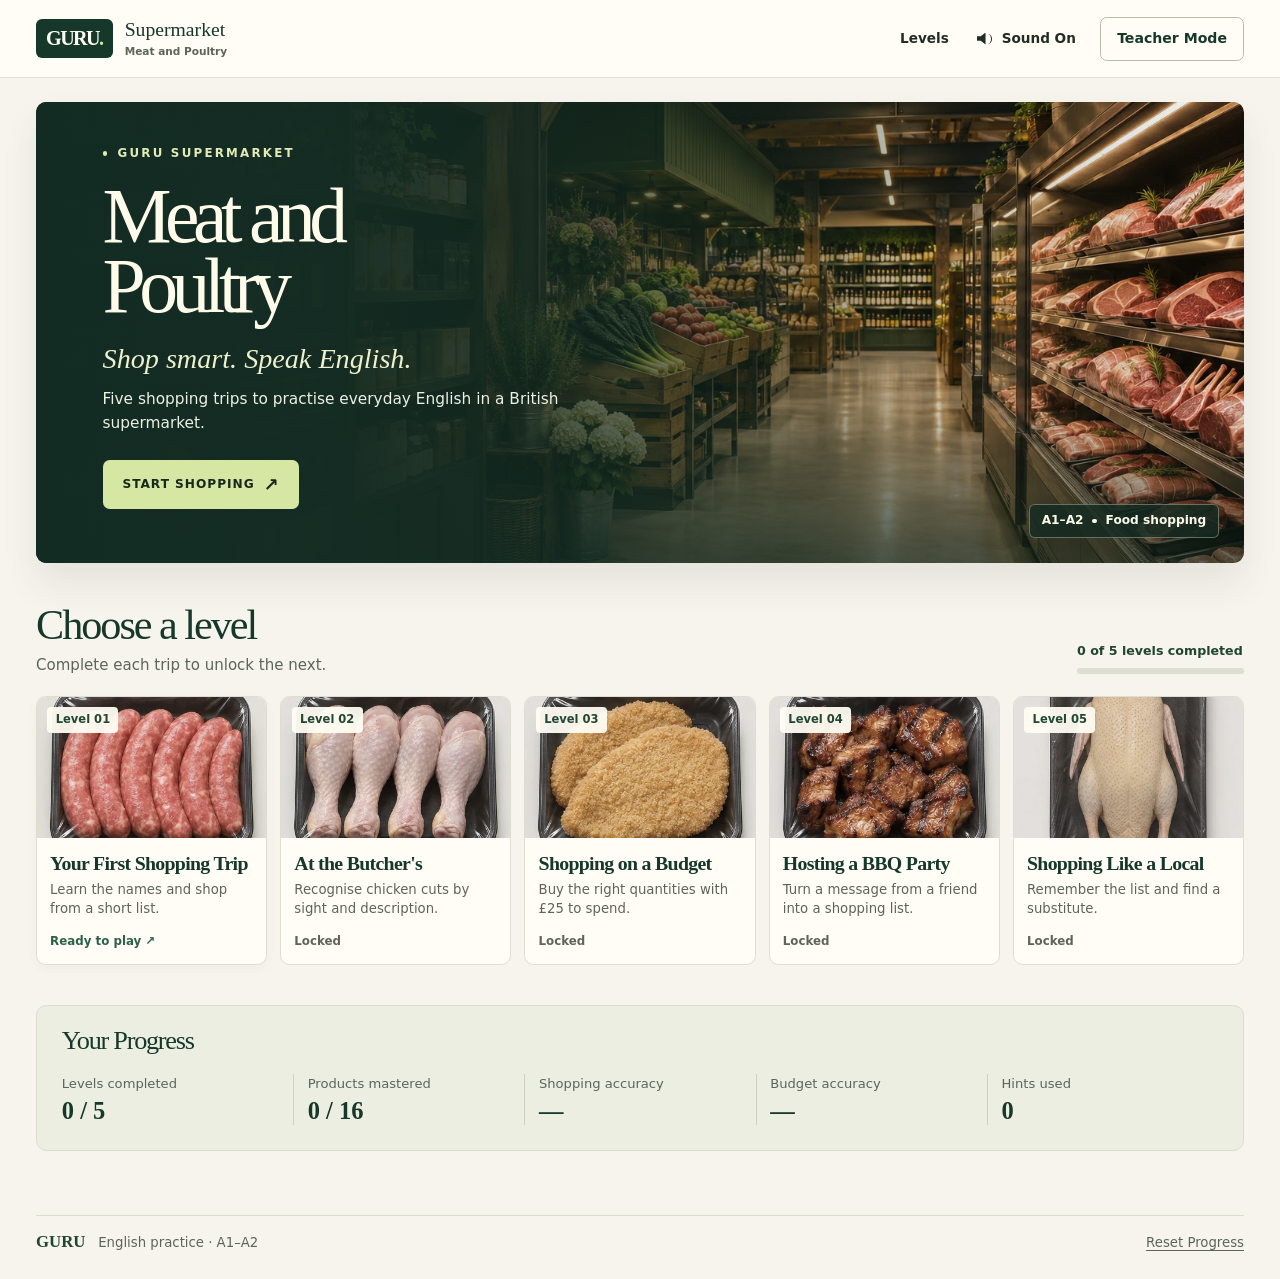
<file: index.html>
<!doctype html>
<html lang="en-GB">
<head>
  <meta charset="utf-8">
  <meta name="viewport" content="width=device-width, initial-scale=1">
  <meta name="theme-color" content="#182f25">
  <meta name="description" content="Practise English through five shopping trips in a British supermarket.">
  <title>Meat and Poultry — GURU Supermarket</title>
  <link rel="icon" href="assets/guru-icon.png" type="image/png">
  <link rel="stylesheet" href="style.css">
  <script src="script.js" defer></script>
</head>
<body>
  <a class="skip-link" href="#main">Skip to content</a>
  <header class="site-header">
    <div class="header-inner">
      <button class="brand" type="button" data-action="home" aria-label="GURU Supermarket home">
        <span class="brand-mark">GURU<span>.</span></span>
        <span class="brand-name">Supermarket<span>Meat and Poultry</span></span>
      </button>
      <nav class="header-actions" aria-label="Game navigation">
        <button class="nav-button" type="button" data-action="levels">Levels</button>
        <button class="nav-button sound-toggle" type="button" data-action="sound" aria-pressed="true"><i class="sound-icon" aria-hidden="true"></i><span>Sound On</span></button>
        <button class="button button-outline teacher-link" type="button" data-action="teacher">Teacher Mode</button>
      </nav>
    </div>
  </header>
  <main id="main" tabindex="-1"></main>
  <footer class="site-footer">
    <div><b>GURU</b><span>English practice · A1–A2</span></div>
    <button type="button" class="text-button" data-action="reset">Reset Progress</button>
  </footer>
  <div id="announcement" class="sr-only" role="status" aria-live="polite"></div>
  <dialog id="dialog" aria-labelledby="dialog-title"></dialog>
  <noscript><p class="noscript">Please turn on JavaScript to play GURU Supermarket.</p></noscript>
</body>
</html>
</file>
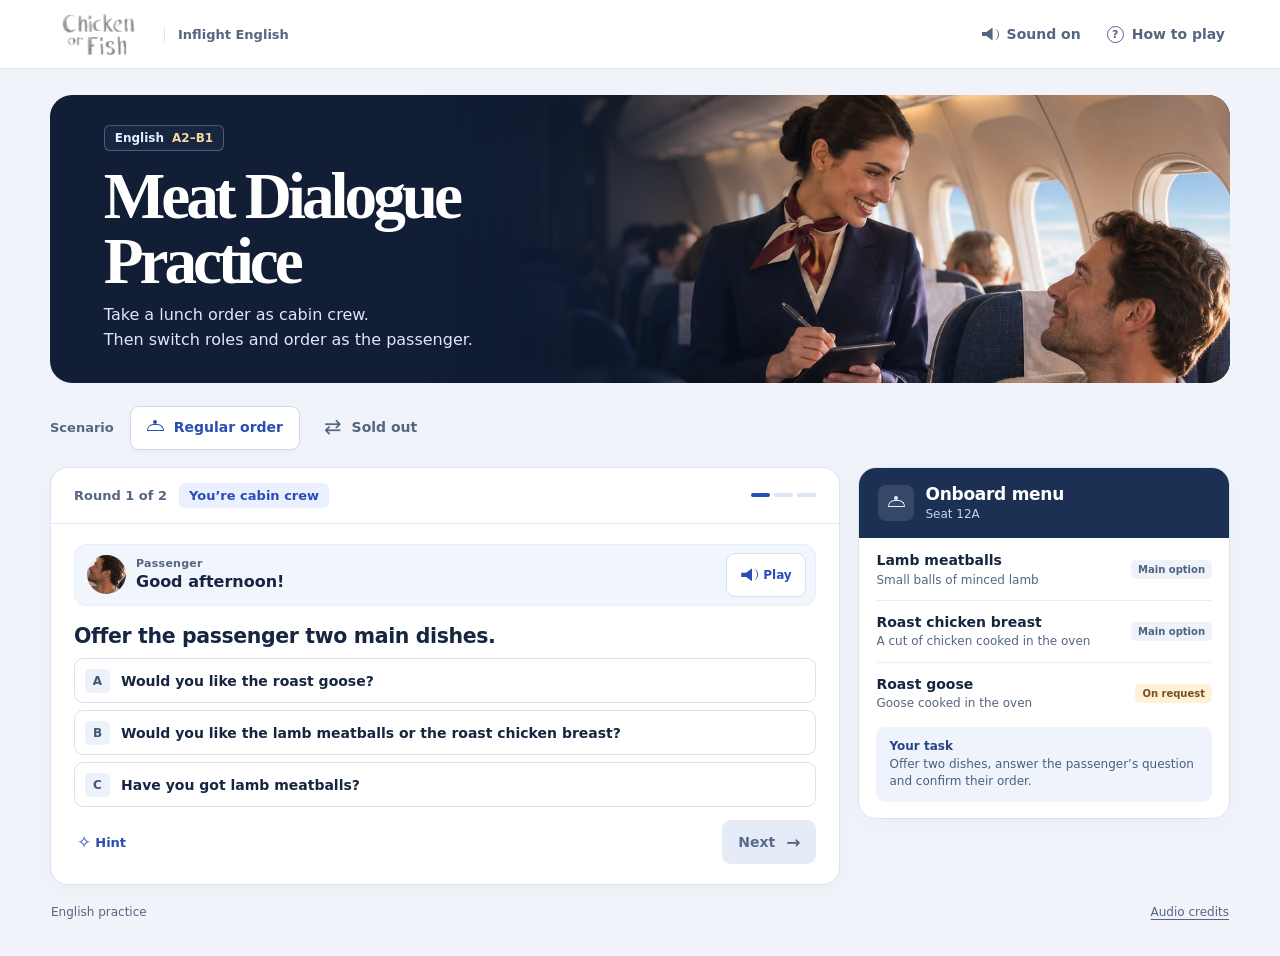
<file: meat-dialogue-practice/index.html>
<!doctype html>
<html lang="en-GB">
<head>
  <meta charset="utf-8">
  <meta name="viewport" content="width=device-width, initial-scale=1">
  <meta name="theme-color" content="#14243e">
  <meta name="description" content="Practise taking lunch orders in English with two interactive cabin service scenarios.">
  <title>Meat Dialogue Practice</title>
  <link rel="icon" href="assets/logo.png" type="image/png">
  <link rel="stylesheet" href="style.css">
  <script src="dialogue.js" defer></script>
  <script src="assets/audio/sources.js" defer></script>
  <script src="audio.js" defer></script>
  <script src="game.js" defer></script>
</head>
<body>
  <a class="skip" href="#game">Skip to dialogue</a>
  <header class="site-header">
    <div class="shell topbar">
      <div class="brand">
        <img class="brand-logo" src="assets/logo.png" width="109" height="109" alt="Chicken or Fish">
        <span class="brand-subtitle">Inflight English</span>
      </div>
      <div class="top-actions">
        <button class="help-button" type="button" id="sound-toggle" aria-label="Sound" aria-pressed="true"><span class="speaker" aria-hidden="true"></span><span id="sound-label">Sound on</span></button>
        <button class="help-button" type="button" id="open-help"><span class="help-icon" aria-hidden="true">?</span>How to play</button>
      </div>
    </div>
  </header>

  <main class="shell" id="main">
    <section class="hero" aria-labelledby="title">
      <div class="hero-picture" aria-hidden="true"></div>
      <div class="hero-content">
        <span class="hero-level">English <span>A2–B1</span></span>
        <h1 id="title">Meat Dialogue Practice</h1>
        <p>Take a lunch order as cabin crew.<br class="hero-break"> Then switch roles and order as the passenger.</p>
      </div>
    </section>

    <section class="scenario-picker" aria-labelledby="scenario-title">
      <h2 id="scenario-title">Scenario</h2>
      <div class="scenario-buttons" role="group" aria-labelledby="scenario-title">
        <button class="scenario-button" type="button" data-scenario="standard" aria-pressed="true"><span class="cloche" aria-hidden="true"></span>Regular order</button>
        <button class="scenario-button" type="button" data-scenario="soldOut" aria-pressed="false"><span class="swap-symbol" aria-hidden="true">⇄</span>Sold out</button>
      </div>
    </section>

    <div class="game-layout" id="game" tabindex="-1">
      <section class="play-card" aria-label="Cabin dialogue">
        <header class="game-header" id="game-header"></header>
        <div id="play"></div>
      </section>
      <aside class="menu-card" id="menu" aria-label="Onboard menu" tabindex="-1"></aside>
    </div>
    <noscript><p>Enable JavaScript in your browser to play.</p></noscript>
  </main>

  <footer class="shell site-footer">
    <span>English practice</span>
    <a class="credits-link" href="assets/audio/CREDITS.txt" target="_blank" rel="noopener">Audio credits</a>
    <button type="button" id="restart" class="restart-button" hidden><span aria-hidden="true">↻</span> Restart scenario</button>
  </footer>

  <dialog id="help" aria-labelledby="help-title">
    <div class="help-top"><h2 id="help-title">How to play</h2><button id="close-help" class="close-button" type="button" aria-label="Close">×</button></div>
    <ol>
      <li>Choose a scenario. Select Play to hear a line or Replay to hear it again from the start. Use Earlier lines to listen back.</li>
      <li>Choose a reply. If it fits, select Next. Check the menu or open a hint if you need help.</li>
      <li>Confirm the first order, then switch roles. In the second round, you place the order as the passenger.</li>
    </ol>
    <button class="primary" type="button" id="dismiss-help">Back to dialogue <span aria-hidden="true">→</span></button>
  </dialog>
  <p class="sr-only" id="announcement" role="status" aria-live="polite"></p>
  <audio id="voice" preload="none" hidden></audio>
</body>
</html>
</file>
<file: style.css>
:root {
  color-scheme: light;
  --cream: #f6f4ec;
  --paper: #fffdf6;
  --white: #fffef9;
  --ink: #222c25;
  --muted: #5c655a;
  --green: #214533;
  --forest: #16382a;
  --deep: #172d23;
  --line: #d9ddce;
  --lime: #d6e6a3;
  --lime-hover: #e5efbc;
  --error: #8d3829;
  --shadow: 0 12px 34px #1c302512;
  --body: "Segoe UI", system-ui, sans-serif;
  --display: Georgia, "Times New Roman", serif;
  --mono: "Courier New", ui-monospace, monospace;
}

*, *::before, *::after { box-sizing: border-box; }
body { margin: 0; background: var(--cream); color: var(--ink); font: 1rem/1.55 var(--body); }
h1, h2, h3, h4, p, dl, dd { margin: 0; }
h1, h2 { font-family: var(--display); font-weight: 400; line-height: 1.08; }
h2 { font-size: clamp(1.5rem, 2.6vw, 2.1rem); }
h3, h4 { line-height: 1.24; }
img { display: block; max-width: 100%; }
button, select, input, textarea { font: inherit; }
button { color: inherit; cursor: pointer; }
button:disabled { cursor: default; }
button, a, input, select, textarea, summary { -webkit-tap-highlight-color: transparent; }
button:focus-visible, a:focus-visible, input:focus-visible, select:focus-visible, textarea:focus-visible, summary:focus-visible {
  outline: 3px solid #a26127;
  outline-offset: 3px;
}
h1:focus, h2:focus, #main:focus, #list-content:focus { outline: 0; }
[hidden] { display: none !important; }
.sr-only, .skip-link:not(:focus) {
  position: absolute; width: 1px; height: 1px; padding: 0; margin: -1px;
  overflow: hidden; clip-path: inset(50%); white-space: nowrap;
}
.skip-link { position: absolute; top: 8px; left: 10px; z-index: 10; color: var(--ink); background: white; padding: 10px; }
button { transition: background-color .16s, color .16s, border-color .16s, box-shadow .16s, transform .16s; }
.button {
  display: inline-flex; align-items: center; justify-content: center; gap: .55rem;
  border: 1px solid transparent; border-radius: .42rem; padding: .66rem 1rem;
  min-height: 44px; font-size: .88rem; line-height: 1.25; font-weight: 700; text-align: center;
}
.button:not(:disabled):active { transform: translateY(1px); }
.button-dark { color: white; background: var(--green); }
.button-dark:not(:disabled):hover { background: #2c5942; }
.button-lime { color: #18281c; background: var(--lime); }
.button-lime:not(:disabled):hover { background: var(--lime-hover); }
.button-outline { border-color: #b5bead; color: var(--forest); background: var(--white); }
.button-outline:not(:disabled):hover { background: #e9efdf; border-color: #758974; }
.button:disabled { opacity: .56; }
.full { width: 100%; }
.text-button { border: 0; background: none; padding: 0; text-decoration: underline; text-underline-offset: .23em; }
.text-button:hover { color: #46694e; }
.muted-text { color: var(--muted); font-size: .86rem; }

.site-header { background: var(--paper); border-bottom: 1px solid #e0ded2; }
.header-inner, .site-footer {
  width: min(100% - 72px, 1340px); margin: 0 auto; display: flex;
  align-items: center; justify-content: space-between; gap: 1rem;
}
.header-inner { min-height: 77px; }
.brand { display: flex; align-items: center; gap: .76rem; min-width: 0; padding: 0; border: 0; background: transparent; text-align: left; }
.brand-mark {
  display: grid; grid-auto-flow: column; align-items: baseline; padding: .6rem .63rem;
  background: var(--forest); color: var(--paper); border-radius: .38rem;
  font: 700 1.26rem/.95 var(--display); letter-spacing: -.08em;
}
.brand-mark span, .shopper-card-top b span { color: var(--lime); }
.brand-name { color: var(--forest); font: 400 1.23rem/1.08 var(--display); white-space: nowrap; }
.brand-name span { display: block; color: var(--muted); font: 600 .66rem/1.25 var(--body); margin-top: .26rem; }
.header-actions { display: flex; align-items: center; gap: clamp(.45rem, 1.6vw, 1.55rem); }
.nav-button { display: flex; align-items: center; gap: .55rem; border: 0; padding: .6rem .24rem; background: transparent; min-height: 44px; font-size: .85rem; font-weight: 650; white-space: nowrap; }
.nav-button:hover { color: #4b7153; }
.sound-icon {
  position: relative; display: inline-block; color: currentColor; flex: 0 0 16px;
  width: 16px; height: 16px; vertical-align: middle; font-style: normal;
}
.sound-icon::before { position: absolute; content: ""; inset: 2px 5px 2px 0; background: currentColor; clip-path: polygon(0 32%, 35% 32%, 79% 0, 79% 100%, 35% 68%, 0 68%); }
.sound-icon::after { position: absolute; content: ""; inset: 3px 1px 3px 7px; border-right: 1.5px solid currentColor; border-radius: 100%; }
.muted .sound-icon::after { top: 7px; bottom: auto; inset-inline: 6px 0; height: 1.5px; border: 0; background: currentColor; transform: rotate(-46deg); }
.teacher-link { white-space: nowrap; background: transparent; }
.site-footer { padding: 1rem 0 1.55rem; border-top: 1px solid var(--line); color: var(--muted); font-size: .83rem; }
.site-footer > div { display: flex; align-items: baseline; gap: .8rem; }
.site-footer b { color: var(--green); font: 700 1.05rem var(--display); }
.noscript { text-align: center; padding: 22px; }
.announcement-toast {
  position: fixed; z-index: 9; inset: auto auto 4.35rem 50%; transform: translateX(-50%);
  width: max-content; max-width: calc(100% - 2rem); padding: .55rem .75rem; border-radius: .36rem;
  box-shadow: var(--shadow); color: white; background: var(--forest); font-size: .86rem;
}

.screen { width: min(100% - 72px, 1340px); margin: 0 auto; min-height: 68vh; padding: 2.8rem 0 4rem; }
.screen-home { padding-top: 1.5rem; }
.hero {
  position: relative; min-height: clamp(420px, 36vw, 530px); display: flex; align-items: center;
  overflow: hidden; isolation: isolate; border-radius: .65rem; color: #fffbea;
  background: #23342a url("assets/supermarket.webp") center 53% / cover no-repeat;
  box-shadow: 0 20px 36px #3c3f3217;
}
.hero::before {
  content: ""; position: absolute; z-index: -1; inset: 0;
  background: linear-gradient(90deg, #132c23 0%, #142d24f5 24%, #142d24a8 50%, #142d2434 78%, #132b220b), linear-gradient(0deg, #0b2119a1, transparent 33%);
}
.hero-content { padding: 2.6rem clamp(1.7rem, 5.2vw, 5.3rem) 3.3rem; }
.hero-kicker {
  display: flex; align-items: center; gap: .66rem; color: #e2eab6; font-size: .74rem; font-weight: 750;
  letter-spacing: .19em; text-transform: uppercase; margin-bottom: 1.23rem;
}
.hero-kicker span, .hero-caption span { width: .37em; height: .37em; flex: 0 0 .37em; border-radius: 50%; background: currentColor; }
.hero h1 { font-size: clamp(2.6rem, 6.07vw, 6.05rem); line-height: .9; letter-spacing: -.084em; }
.hero-tagline { font: italic 400 clamp(1.35rem, 2.2vw, 2rem)/1.2 var(--display); margin-top: 1.25rem; color: #edf1cd; }
.hero-description { margin-top: .74rem; max-width: 31rem; color: #edf0e4; font-size: .96rem; }
.hero-button {
  min-width: 12.25rem; margin-top: 1.55rem; justify-content: space-between; padding-inline: 1.18rem;
  min-height: 49px; text-transform: uppercase; letter-spacing: .08em; font-size: .76rem;
}
.hero-button span { font-size: 1.13rem; line-height: 1; }
.hero-caption {
  position: absolute; bottom: 1.55rem; right: 1.55rem; display: flex;
  align-items: center; gap: .55rem; padding: .42rem .75rem; border: 1px solid #fff7dc55;
  border-radius: .35rem; color: #fbf9e9; background: #142a22cf; font-size: .76rem; font-weight: 700;
}
.levels-section { padding-top: 2.45rem; scroll-margin: .85rem; }
.section-heading {
  display: flex; justify-content: space-between; align-items: end; gap: 1rem; margin-bottom: 1.23rem;
}
.section-heading h2, .stats-section h2 { font-size: clamp(1.8rem, 3.3vw, 2.65rem); color: var(--forest); letter-spacing: -.048em; }
.section-heading p { margin-top: .37rem; color: var(--muted); font-size: .94rem; }
.progress-compact { min-width: 167px; color: var(--green); font-size: .79rem; }
progress { appearance: none; width: 100%; height: 6px; display: block; border: 0; border-radius: 10px; overflow: hidden; margin: .47rem 0 .16rem; background: #dedfd3; color: #567750; }
progress::-webkit-progress-bar { background: #dedfd3; border-radius: 10px; }
progress::-webkit-progress-value { background: #567750; border-radius: 10px; }
progress::-moz-progress-bar { background: #567750; border-radius: 10px; }
.level-grid { display: grid; grid-template-columns: repeat(5, minmax(0, 1fr)); gap: .82rem; margin: 0; padding: 0; list-style: none; }
.level-card {
  display: flex; flex-direction: column; text-align: left; height: 100%; width: 100%; border-radius: .6rem; overflow: hidden;
  padding: 0; border: 1px solid #deded0; background: var(--paper); box-shadow: 0 4px 12px #29342708;
}
.level-card:not(:disabled):hover { transform: translateY(-3px); border-color: #839980; box-shadow: var(--shadow); }
.level-card.locked { box-shadow: none; }
.level-photo { display: block; width: 100%; height: clamp(6.55rem, 11vw, 9.5rem); position: relative; overflow: hidden; background: #e5e4db; }
.level-photo img { width: 100%; height: 100%; object-fit: cover; object-position: 50% 50%; }
.level-card.locked img { filter: saturate(.59); }
.level-number { position: absolute; top: .6rem; left: .65rem; background: #fffdf4f0; color: #234733; padding: .26rem .52rem; border-radius: .25rem; font-size: .72rem; font-weight: 800; }
.level-copy { display: flex; flex: 1; flex-direction: column; gap: .42rem; padding: .87rem .82rem .85rem; }
.level-copy > strong { font: 700 clamp(1.05rem, 1.55vw, 1.29rem)/1.13 var(--display); color: var(--forest); letter-spacing: -.035em; }
.level-copy > span:not(.level-state) { color: var(--muted); font-size: .83rem; line-height: 1.43; }
.level-copy .level-state { margin-top: auto; padding-top: .4rem; color: #5d6559; font-size: .74rem; font-weight: 720; }
.level-state.level-state-open { color: #2c6243; }
.stats-section { margin-top: 2.45rem; padding: 1.35rem 1.55rem 1.55rem; border: 1px solid var(--line); border-radius: .65rem; background: #ebeee1; }
.stats-section h2 { font-size: 1.64rem; margin-bottom: 1.13rem; }
.stats-grid { display: grid; grid-template-columns: repeat(5, minmax(0, 1fr)); }
.stats-grid > div { border-left: 1px solid #cbd2c0; padding: 0 .85rem; }
.stats-grid > div:first-child { border: 0; padding-left: 0; }
.stats-grid dt { font-size: .82rem; color: var(--muted); }
.stats-grid dd { color: var(--forest); font: 700 1.53rem var(--display); margin-top: .22rem; font-variant-numeric: tabular-nums; }

.trip-heading { display: flex; justify-content: space-between; align-items: end; gap: 1.2rem; margin-bottom: 1.65rem; }
.trip-heading h1, .teacher-heading h1 { font-size: clamp(2rem, 4vw, 3.5rem); letter-spacing: -.047em; color: var(--forest); }
.eyebrow { display: flex; align-items: center; flex-wrap: wrap; gap: .55rem; font-size: .76rem; color: var(--muted); font-weight: 740; margin-bottom: .58rem; }
.eyebrow .text-button { min-height: 32px; }
.trip-steps { list-style: none; display: flex; flex: 0 0 auto; margin: 0; padding: 0; align-items: center; gap: .85rem; color: var(--muted); font-size: .79rem; font-weight: 620; }
.trip-steps li { display: flex; align-items: center; gap: .3rem; }
.trip-steps li > span {
  display: grid; place-items: center; width: 1.62rem; height: 1.62rem; border-radius: 50%; font-weight: 750;
  background: #e7e9df; border: 1px solid #d7ddce;
}
.trip-steps li[aria-current] { color: var(--forest); font-weight: 750; }
.trip-steps li[aria-current] > span { background: var(--green); color: white; border-color: var(--green); }
.shop-grid { display: grid; grid-template-columns: minmax(177px, .85fr) minmax(0, 2.65fr) minmax(180px, .96fr); gap: 1rem; align-items: start; }
.task-panel, .shelf-panel, .basket-panel { min-width: 0; }
.task-panel, .basket-panel { position: sticky; top: 1rem; }
.task-header { margin-bottom: 1rem; display: flex; align-items: center; gap: .3rem; flex-wrap: wrap; justify-content: space-between; }
.task-header h2, .basket-panel h2 { font-size: clamp(1.32rem, 1.8vw, 1.65rem); letter-spacing: -.035em; }
.clipboard {
  position: relative; border-radius: .55rem; padding: 1.5rem .9rem .85rem; background: #fcf9ed;
  border: 1px solid #dfd5b8; box-shadow: 0 4px 0 #c4ae87, 0 10px 18px #462d2314; margin-top: .38rem;
  background-image: linear-gradient(90deg, #b79b5e14, transparent 9%, transparent 96%, #b6955618);
}
.clip { position: absolute; width: 48%; max-width: 6rem; height: .85rem; left: 50%; top: -.49rem; transform: translateX(-50%); border-radius: .25rem; background: linear-gradient(#9d9e89, #5e6458 32%, #8c8e79 53%, #454d44); border: 1px solid #555e50; box-shadow: 0 2px 3px #242b2273; }
.shopping-lines { list-style: none; margin: 0; padding: 0; font-size: .91rem; line-height: 1.31; }
.shopping-lines li { display: flex; gap: .55rem; align-items: flex-start; padding: .64rem 0; border-bottom: 1px solid #e8e0ca; }
.shopping-lines li:last-child { border-bottom: 0; }
.shopping-lines .checked { color: #29573a; }
.check-box {
  display: grid; place-items: center; flex: 0 0 1.05rem; width: 1.05rem; height: 1.05rem;
  margin-top: .06rem; border: 1px solid #9ba18e; border-radius: .21rem; font-size: .73rem; line-height: 1;
}
.checked .check-box { background: #315b3e; border-color: #315b3e; color: white; }
.list-bullet { flex: 0 0 .38rem; height: .38rem; margin: .39rem .24rem 0; border-radius: 50%; background: #668959; }
.found { margin: .61rem 0 .15rem; color: #53604c; font-size: .78rem; font-weight: 700; }
.budget-label { display: flex; flex-wrap: wrap; gap: .26rem .48rem; justify-content: space-between; align-items: center; border-radius: .25rem; background: #e5ead8; color: #294833; padding: .44rem .48rem; font-size: .74rem; }
.budget-label strong { font-size: .93rem; }
.timer { border-radius: .3rem; font-size: .79rem; font-weight: 800; background: var(--green); color: white; padding: .18rem .43rem; font-variant-numeric: tabular-nums; }
.memory-tip, .memory-hidden, .substitution, .scenario-note { margin: .62rem 0; font-size: .83rem; color: #555849; }
.substitution { background: #ebeedf; padding: .5rem; border-left: 2px solid #668959; }
.quantity-line { display: block; margin-bottom: .22rem; font-weight: 750; color: var(--green); font-size: .78rem; }
.clue-panel { margin-top: 1rem; border: 1px solid var(--line); border-radius: .5rem; padding: .85rem; background: #edf0e2; }
.clue-panel h3 { font-size: 1rem; color: var(--forest); }
.clue-panel p { margin: .47rem 0; font-size: .86rem; line-height: 1.38; }
.clue-position { font-weight: 750; font-size: .73rem; color: var(--green); }
.clue-feedback { font-weight: 700; }
.scenario-label { display: grid; gap: .27rem; margin: 0 0 .65rem; color: var(--green); font-size: .82rem; font-weight: 700; }
.phone {
  color: var(--ink); background: #e9ece5; border-radius: 1.25rem; border: 6px solid #27342e;
  padding: 1.2rem .53rem .64rem; position: relative; box-shadow: 0 8px 13px #14291d2e, inset 0 0 0 1px #ffffffaa;
}
.phone-camera { position: absolute; top: .33rem; left: 50%; transform: translateX(-50%); width: 28%; height: .35rem; border-radius: 2rem; background: #27342e; }
.phone-head { text-align: center; font-size: .77rem; color: #45604f; font-weight: 750; padding: 0 0 .4rem; }
.phone-head span { display: block; color: var(--ink); font-size: .75rem; font-weight: 550; }
.message { background: #fffefa; border: 1px solid #daddd4; padding: .55rem .57rem; border-radius: .6rem .6rem .6rem .1rem; margin-bottom: .3rem; font-size: .86rem; line-height: 1.43; }
.notepad {
  display: block; margin-top: .82rem; padding: .68rem; background: #fffcf0; border: 1px solid #dcd2ba; border-radius: .32rem;
  font: 700 1.06rem var(--display); color: var(--forest);
}
.notepad textarea {
  border: 0; border-radius: 0; display: block; width: 100%; margin: .48rem 0 0; padding: 0 .14rem;
  min-height: 7.5rem; resize: vertical; color: var(--ink); font: .9rem/1.55rem var(--body);
  background: repeating-linear-gradient(transparent 0, transparent calc(1.55rem - 1px), #dfd9c7 calc(1.55rem - 1px), #dfd9c7 1.55rem);
}
.shelf-heading { display: flex; justify-content: space-between; align-items: end; padding: 0 .06rem .66rem; }
.shelf-heading h2 { color: var(--forest); letter-spacing: -.04em; }
.shelf-heading p { margin-top: .25rem; color: var(--muted); font-size: .83rem; }
.departments { display: flex; gap: .34rem; flex-wrap: wrap; margin: 0 0 .72rem; }
.departments button {
  font-size: .77rem; border: 1px solid #bac5b3; font-weight: 720; line-height: 1.2; min-height: 42px; border-radius: .4rem;
  padding: .43rem .56rem; background: var(--paper); color: var(--forest);
}
.departments button[aria-pressed="true"] { background: var(--green); color: white; border-color: var(--green); }
.departments button[aria-pressed="false"]:hover { background: #e7eddf; }
#shelf {
  overflow: hidden; border-radius: .53rem; border: 1px solid #65736a; background: #465750;
  padding: 0 .56rem .6rem; box-shadow: var(--shadow), inset 0 1px 1px #1d3025ac;
}
.case-top {
  position: relative; display: flex; flex-wrap: wrap; justify-content: space-between; align-items: center; gap: .25rem .45rem; padding: .65rem .35rem .6rem;
  color: #fffefa;
}
.case-top h3 { font-size: .83rem; font-weight: 700; }
.case-top > span:last-child { font-size: .73rem; color: #eef3e9; }
.case-light { position: absolute; top: 0; inset-inline: -.56rem; height: 3px; background: linear-gradient(90deg, #6d7e62, #f1fbdb, #7c917e); box-shadow: 0 2px 7px #dae4c580; }
.product-grid {
  display: grid; gap: .59rem; grid-template-columns: repeat(3, minmax(0, 1fr));
  background: repeating-linear-gradient(180deg, #34463e, #53615a 86%, #89948b 95%, #34463e);
  padding: .2rem .1rem .32rem;
}
.product-card { min-width: 0; overflow: hidden; background: var(--paper); border: 1px solid #e0e0d1; border-radius: .42rem; box-shadow: 0 3px 9px #1a292270; }
.product-photo { position: relative; background: #e8e5dd; overflow: hidden; aspect-ratio: 1.26; display: flex; align-items: center; justify-content: center; border-bottom: 1px solid #deddd0; }
.product-photo img { width: 100%; height: 100%; object-fit: contain; }
.product-info { padding: .47rem .45rem .53rem; }
.product-meta { display: flex; flex-wrap: wrap; align-items: center; justify-content: space-between; gap: .16rem; font-size: .71rem; line-height: 1.26; color: var(--muted); margin-bottom: .3rem; }
.product-meta strong { border-radius: .2rem; background: #e8edda; color: #183b28; padding: .18rem .28rem; font-size: .87rem; white-space: nowrap; font-variant-numeric: tabular-nums; }
.product-card h4 { color: var(--forest); font-size: .91rem; min-height: 1.25em; }
.product-extras > :first-child { margin: .12rem 0; }
.product-extras:empty { display: none; }
.listen {
  display: inline-flex; align-items: center; gap: .2rem; min-height: 39px; min-width: 44px; padding: .08rem .23rem;
  border: 0; border-radius: .23rem; color: var(--green); background: transparent; font-size: .77rem; font-weight: 730; white-space: nowrap;
}
.listen:hover { background: #e9eee0; }
.listen .sound-icon { transform: scale(.86); }
.add-button { width: 100%; margin-top: .25rem; padding-inline: .25rem; font-size: .77rem; background: #e9efe2; color: #173c29; border: 1px solid #cdd9c7; }
.add-button:not(:disabled):hover { background: var(--green); color: white; border-color: var(--green); }
.add-button > span { font-weight: 700; font-size: 1.05rem; line-height: 1; }
.choose-product { margin-top: .35rem; font-size: .76rem; padding-inline: .22rem; }
.sold-label { position: absolute; inset: auto 0 0; background: #843e32; text-transform: uppercase; color: white; padding: .19rem; font-size: .74rem; text-align: center; letter-spacing: .08em; font-weight: 800; }
.sold-out img { opacity: .68; }
.hint-popover { padding: .28rem; margin: .23rem 0; background: #ecf0dd; border-radius: .22rem; color: var(--forest); font-size: .8rem; }
.hint-popover b { display: block; }
.flying-image { position: fixed; z-index: 8; width: 60px; height: 50px; object-fit: contain; border-radius: .4rem; box-shadow: 0 5px 15px #1b271c55; pointer-events: none; }

.basket-panel { background: var(--paper); border: 1px solid var(--line); border-radius: .57rem; box-shadow: var(--shadow); padding: .83rem .76rem; scroll-margin: 1rem; }
.basket-panel h2 { display: flex; align-items: center; gap: .43rem; color: var(--forest); }
.basket-icon { display: inline-block; position: relative; flex: 0 0 1.26em; width: 1.26em; height: 1em; font-size: .85em; font-style: normal; color: #44674e; }
.basket-icon::before { content: ""; position: absolute; inset: 31% 4% 0; border: 1px solid currentColor; background: repeating-linear-gradient(90deg, transparent, transparent 15%, currentColor 15%, currentColor 18%); transform: perspective(30px) rotateX(-21deg); border-radius: 2px; }
.basket-icon::after { content: ""; position: absolute; inset: 0 28% 49%; border: 1px solid currentColor; border-bottom: 0; border-radius: 50% 50% 0 0; }
.basket-count { color: var(--muted); font-size: .78rem; margin: .23rem 0 .53rem; }
.basket-empty { min-height: 7.5rem; display: grid; align-content: center; justify-items: center; text-align: center; background: #edf0e5; color: #415147; padding: .68rem .44rem; border: 1px dashed #b8c3b0; border-radius: .4rem; font-size: .83rem; }
.basket-empty .basket-icon { font-size: 1.8rem; margin: 0 0 .32rem; }
.basket-empty small { font-size: .75rem; color: var(--muted); }
.basket-rows { list-style: none; padding: 0; margin: 0; max-height: 43vh; overflow-y: auto; }
.basket-rows li { border-bottom: 1px solid #e4e5d9; padding: .4rem .17rem .4rem 0; }
.basket-item { display: flex; gap: .4rem; align-items: center; line-height: 1.2; min-width: 0; }
.basket-image { width: 42px; height: 37px; object-fit: contain; border-radius: .24rem; background: #e7e5dc; flex-shrink: 0; }
.basket-item strong { color: var(--forest); font-size: .8rem; }
.basket-item span { display: block; margin-top: .17rem; font-variant-numeric: tabular-nums; font-size: .75rem; }
.basket-controls { display: flex; flex-wrap: wrap; align-items: center; justify-content: space-between; gap: .25rem; margin-top: .35rem; }
.quantity { display: inline-flex; align-items: center; text-align: center; border: 1px solid var(--line); border-radius: .3rem; }
.quantity > button { background: #f2f3e9; border: 0; min-width: 36px; min-height: 36px; padding: 0; font-size: 1rem; }
.quantity > button:hover { background: #dfe9d7; }
.quantity > span { min-width: 1.6rem; font-weight: 680; font-size: .78rem; }
.remove-button { color: #68493d; font-size: .73rem; min-height: 36px; }
.basket-totals { margin: .62rem 0; font-size: .75rem; }
.basket-totals > div { display: flex; justify-content: space-between; flex-wrap: wrap; align-items: baseline; gap: .15rem .25rem; padding: .24rem 0; }
.basket-totals dd { font-variant-numeric: tabular-nums; font-weight: 750; }
.basket-total { font-weight: 750; font-size: .98rem; color: var(--forest); }
.remaining { color: #2c6341; }
.over-budget, .budget-alert { color: var(--error); }
.budget-alert { background: #f5e5dd; border-radius: .3rem; padding: .38rem .43rem; font-size: .78rem; margin: .3rem 0 .57rem; }
.checkout-button { justify-content: space-between; }
.mobile-basket { display: none; }


.checkout-grid { display: grid; grid-template-columns: minmax(0, 1.8fr) minmax(285px, .85fr); align-items: start; gap: 1.25rem; }
.till-stage {
  position: relative; isolation: isolate; min-height: clamp(410px, 45vw, 620px); overflow: hidden;
  background: #263730 url("assets/checkout.webp") center / cover;
  border-radius: .62rem; border: 1px solid #4d5b50; box-shadow: var(--shadow);
}
.till-stage::before { content: ""; position: absolute; z-index: -1; inset: 0; background: linear-gradient(180deg, #111e1791, transparent 35%, transparent 62%, #07150cc7); }
.stage-top, .stage-bottom { display: flex; align-items: center; gap: .5rem; position: absolute; color: white; }
.stage-top { top: 1rem; left: 1rem; background: #153627; border-radius: .32rem; padding: .42rem .56rem; font-size: .73rem; font-weight: 750; letter-spacing: .1em; }
.stage-bottom { bottom: 1rem; left: 1rem; right: 1rem; text-shadow: 0 1px 6px #000; font-weight: 700; }
.lantern, .terminal-dot { display: inline-block; width: .42rem; height: .42rem; border-radius: 50%; background: #d4e991; box-shadow: 0 0 8px #d9eb98a0; }
.scan-machine {
  position: absolute; z-index: 2; left: 57%; top: 24%; width: 17%; height: 12%;
}
.scan-window { position: absolute; inset: 0; }
.scanning .scan-window::before { content: ""; position: absolute; left: 7%; right: 7%; top: 48%; height: 2px; background: #f7645c; box-shadow: 0 0 10px 2px #e6443a; animation: scan-light .33s infinite alternate; }
.scan-track { position: absolute; z-index: 3; inset: 0; pointer-events: none; }
.scanning-product { position: absolute; width: clamp(68px, 19%, 145px); max-height: 23%; aspect-ratio: 1; object-fit: contain; border-radius: .4rem; box-shadow: 0 5px 15px #111a13bb; animation: scan-item var(--scan-duration, .36s) linear forwards; }
@keyframes scan-light { from { transform: translateY(-7px); opacity: .75; } to { transform: translateY(6px); opacity: 1; } }
@keyframes scan-item {
  from { left: 16%; top: 73%; opacity: .22; transform: rotate(-11deg); }
  75% { left: 49%; top: 41%; opacity: 1; }
  to { left: 59%; top: 29%; opacity: 0; transform: rotate(-4deg) scale(.7); }
}
.till-panel, .result-panel, .speaking, .teacher-settings, .teacher-list { background: var(--paper); border: 1px solid var(--line); border-radius: .65rem; padding: 1.17rem; box-shadow: var(--shadow); }
.till-panel h2, .result-panel h2, .speaking h2 { color: var(--forest); letter-spacing: -.035em; margin-bottom: .8rem; }
.till-display {
  background: #1d3026; border: 4px solid #38443b; border-radius: .43rem; padding: .68rem .82rem;
  color: #d9eeb7; display: grid; gap: .18rem; font: 400 .87rem var(--mono);
}
.till-display strong { font-size: clamp(1.8rem, 5vw, 3.08rem); line-height: 1.08; letter-spacing: -.06em; }
.checkout-feedback { padding: .76rem; margin: .85rem 0; border: 1px solid #cbd8c3; background: #ebf1e1; color: #254b34; border-radius: .36rem; font-size: .88rem; }
.checkout-feedback h3 { margin-bottom: .28rem; font-size: .98rem; }
.checkout-feedback.error { background: #fbede5; color: #753426; border-color: #e8cabb; }
.checkout-feedback ul { padding-left: 1.11rem; margin: .45rem 0; }
.checkout-feedback li { margin-bottom: .24rem; }
.checkout-feedback .button { margin-top: .48rem; }
.terminal { margin-bottom: .8rem; padding: .79rem; border-radius: .5rem; color: #f4f6ea; background: #303a33; box-shadow: inset 0 -3px 0 #182d20; }
.terminal-label { display: flex; align-items: center; gap: .4rem; font: 700 .69rem var(--mono); letter-spacing: .07em; }
.terminal p { margin: .42rem 0 .64rem; color: #e4eadd; min-height: 2.25em; font-size: .81rem; }
.payment-methods { display: grid; grid-template-columns: 1fr 1fr; gap: .42rem; margin-bottom: .42rem; }
.payment-methods .button { color: #fbf9eb; border-color: #8b9a86; background: #465449; padding-inline: .28rem; }
.payment-methods button[aria-pressed="true"], .payment-methods .button:not(:disabled):hover { background: #eef1dd; color: #20392a; }

.receipt-grid { display: grid; grid-template-columns: minmax(0, .9fr) minmax(0, 1.12fr); gap: 1.25rem; align-items: start; }
.receipt-station { background: repeating-linear-gradient(125deg, #213429, #213429 4px, #24382b 5px, #24382b 7px); min-height: 36rem; padding: 1.6rem clamp(.65rem, 3vw, 2.55rem); border-radius: .64rem; box-shadow: var(--shadow); }
.printer {
  position: relative; z-index: 2; display: flex; justify-content: space-between; align-items: center; gap: .3rem;
  margin: 0 auto; max-width: 31rem; background: linear-gradient(180deg, #4d5650, #2d3830 54%, #131c17 55%, #26332a 68%); color: #f7f9ea;
  padding: .85rem .88rem 1.72rem; border-radius: .65rem .65rem .38rem .38rem; border: 1px solid #657269; box-shadow: 0 9px 30px #111a1490;
}
.printer::after { content: ""; position: absolute; inset: auto 8% .18rem; height: .32rem; background: #111a15; border-radius: 2rem; box-shadow: 0 1px 0 #566357; }
.printer b { font: 700 1.05rem var(--display); }
.printer span { font: 700 .66rem var(--mono); letter-spacing: .1em; }
.printing-area { overflow: hidden; padding: 0 .25rem 1rem; }
.receipt-paper {
  width: min(94%, 27rem); margin: 0 auto; background: #fffdf4; color: #292c26; padding: 1.32rem 1rem 1.18rem;
  position: relative; box-shadow: 0 10px 21px #101e167d; font-family: var(--mono); font-size: .88rem; line-height: 1.37;
  animation: receipt-print .84s cubic-bezier(.24,.73,.33,1) both;
}
.receipt-paper::after {
  content: ""; position: absolute; left: 0; right: 0; top: 100%; height: 8px;
  background: linear-gradient(135deg, #fffdf4 25%, transparent 25%) -8px 0 / 16px 8px repeat-x,
              linear-gradient(225deg, #fffdf4 25%, transparent 25%) -8px 0 / 16px 8px repeat-x;
}
@keyframes receipt-print { from { transform: translateY(-100%); } to { transform: translateY(0); } }
.receipt-paper header { text-align: center; margin-bottom: .78rem; }
.receipt-logo { display: block; font-weight: 800; font-size: clamp(.99rem, 2vw, 1.51rem); margin-bottom: .18rem; }
.receipt-paper time { display: block; font-size: .78rem; margin-top: .39rem; color: #555b50; }
.receipt-paper dl { border-top: 1px dashed #777b6e; padding: .51rem 0; }
.receipt-paper dl > div { display: flex; justify-content: space-between; gap: .4rem; padding: .19rem 0; }
.receipt-paper dd { white-space: nowrap; }
.receipt-totals > div:first-child { font-weight: 800; }
.approved { border-top: 1px dashed #777b6e; padding: .75rem 0 .35rem; font-weight: 750; text-align: center; }
.barcode { width: 72%; height: 32px; margin: .5rem auto; background: repeating-linear-gradient(90deg, #222 0 2px, transparent 2px 3px, #222 3px 4px, transparent 4px 8px, #222 8px 11px, transparent 11px 14px, #222 14px 15px, transparent 15px 17px, #222 17px 20px, transparent 20px 22px, #222 22px 24px, transparent 24px 28px, #222 28px 31px, transparent 31px 34px); }
.receipt-farewell { text-align: center; }
.after-shop { display: grid; gap: 1rem; }
.result-mark { display: grid; place-items: center; width: 2.15rem; height: 2.15rem; border-radius: 50%; margin-bottom: .7rem; color: #28523a; background: #ddebd2; font-weight: 800; }
.result-panel h2 { margin-bottom: .38rem; }
.result-detail { margin: .24rem 0 .8rem; color: var(--muted); font-size: .88rem; }
.result-actions, .button-row { display: flex; flex-wrap: wrap; gap: .48rem; }
.speaking h2 { margin-bottom: .5rem; }
.speaking > p { color: var(--muted); font-size: .91rem; }
.questions { display: grid; grid-template-columns: repeat(2, minmax(0, 1fr)); gap: .42rem 1.3rem; padding-inline-start: 1.25rem; margin-block: .75rem; font-size: .88rem; }
.questions li::marker { color: #496e52; font-weight: 800; }
.speaking details { border-top: 1px solid var(--line); }
.speaking summary { cursor: pointer; color: var(--green); font-weight: 720; font-size: .89rem; padding: .7rem .18rem .11rem; }
.phrases, .vocab-dept ul { padding: 0; margin: .45rem 0 0; list-style: none; }
.phrases li, .vocab-dept li { display: flex; align-items: center; gap: .52rem; justify-content: space-between; border-bottom: 1px solid #e1e5d8; padding: .32rem 0; font-size: .88rem; }

.teacher-heading { margin-bottom: 1.4rem; }
.teacher-heading p:last-child { margin-top: .47rem; color: var(--muted); }
.teacher-form {
  display: grid; grid-template-columns: minmax(230px, .8fr) minmax(0, 1.4fr);
  grid-template-areas: "setup list" "launch list"; grid-template-rows: auto 1fr; gap: 1rem; align-items: start;
}
.teacher-settings { grid-area: setup; }
.teacher-list { grid-area: list; }
.teacher-launch { grid-area: launch; }
.teacher-form h2 { color: var(--forest); margin-bottom: 1rem; }
.teacher-settings label { display: grid; gap: .34rem; font-size: .91rem; font-weight: 700; color: var(--green); margin-bottom: .77rem; }
select, .teacher-settings input:not([type="checkbox"]), .teacher-product input {
  display: block; min-width: 0; width: 100%; min-height: 44px; border: 1px solid #aebaa8; background: #fffef9;
  padding: .4rem .52rem; color: var(--ink); border-radius: .35rem; font-weight: 450; font-size: 1rem;
}
.teacher-settings .toggle { display: flex; align-items: center; min-height: 40px; gap: .57rem; margin: 0 0 .4rem; }
.toggle input { width: 1.16rem; height: 1.16rem; accent-color: var(--green); }
.teacher-error { padding: .6rem; background: #f6e6dd; color: #853b2d; font-size: .86rem; margin-bottom: .65rem; border-radius: .3rem; }
.teacher-list p { color: var(--muted); }
.teacher-preview-list { padding-inline-start: 1.23rem; }
.teacher-form fieldset { border: 1px solid var(--line); margin: 1rem 0 0; padding: .45rem .67rem .56rem; border-radius: .44rem; }
.teacher-form legend { font-weight: 750; font-size: .91rem; color: var(--forest); padding-inline: .3rem; }
.teacher-product { display: grid; grid-template-columns: 2.7rem 1fr 4.1rem; gap: .53rem; align-items: center; border-bottom: 1px solid #e0e2d4; padding: .31rem 0; font-size: .88rem; }
.teacher-product:last-child { border-bottom: 0; }
.teacher-product img, .vocab-photo { width: 2.7rem; height: 2.35rem; object-fit: contain; background: #e8e6db; border-radius: .28rem; }
.teacher-product small, .vocab-dept small { display: block; color: var(--muted); font-size: .75rem; }

.final-screen { display: grid; grid-template-columns: 1.15fr 1fr; gap: 1.25rem; align-items: center; padding: clamp(1.3rem, 5vw, 4.7rem); background: #172e25 url("assets/supermarket.webp") center / cover; position: relative; isolation: isolate; border-radius: .68rem; }
.final-screen::before { content: ""; position: absolute; z-index: -1; inset: 0; border-radius: inherit; background: #142b22dc; }
.final-message { color: var(--paper); }
.final-message h1 { font-size: clamp(2.16rem, 5.7vw, 5rem); letter-spacing: -.065em; }
.final-message .eyebrow { color: #dfebaa; letter-spacing: .14em; }
.final-message p:not(.eyebrow) { font-size: clamp(1rem, 2.4vw, 1.4rem); margin: .68rem 0 1.2rem; }
.shopper-card { color: var(--forest); background: linear-gradient(132deg, #ecefcf 7%, #d8e3ab 49%, #f4efcf 90%); border-radius: .9rem; box-shadow: inset 0 0 0 1px #faf9df, 0 11px 29px #0d1c155e; padding: clamp(.82rem, 2.6vw, 1.9rem); }
.shopper-card-top { display: flex; align-items: baseline; justify-content: space-between; gap: .32rem; border-bottom: 1px solid #79886775; padding-bottom: .55rem; font-size: .78rem; letter-spacing: .06em; font-weight: 800; }
.shopper-card-top b { font: 700 1.35rem var(--display); letter-spacing: -.05em; }
.shopper-card-top b span { color: var(--green); }
.shopper-card-chip { height: 1.63rem; width: 2.16rem; border: 1px solid #817657; border-radius: .3rem; margin-top: .67rem; background: repeating-linear-gradient(90deg, #c9bc75, #c9bc75 6px, #ddd191 7px, #ddd191 9px); }
.shopper-card h2 { margin: .64rem 0 .59rem; }
.shopper-card dl > div { display: flex; justify-content: space-between; gap: .2rem; padding: .24rem 0; font-size: .88rem; }
.shopper-card dd { font-weight: 750; }
dialog { color: var(--ink); width: min(100% - 2rem, 38rem); max-height: 85vh; padding: clamp(.85rem, 3vw, 1.45rem); border: 1px solid var(--line); border-radius: .57rem; background: var(--paper); box-shadow: 0 12px 32px #1b292066; }
dialog::backdrop { background: #12271dc0; }
dialog p { margin-block: .5rem .95rem; color: var(--muted); }
.dialog-head { display: flex; justify-content: space-between; align-items: center; gap: .4rem; }
.vocab-dept { padding-top: 1.05rem; }
.vocab-dept h3 { color: var(--forest); }
.vocab-dept li > div { flex: 1; min-width: 0; }

@media (max-width: 1120px) {
  .header-inner, .screen, .site-footer { width: calc(100% - 48px); }
  .shop-grid { grid-template-columns: minmax(160px, .82fr) minmax(0, 2.12fr) minmax(164px, .87fr); gap: .68rem; }
  .product-grid { grid-template-columns: repeat(2, minmax(0, 1fr)); }
}
@media (max-width: 840px) {
  .header-inner, .screen, .site-footer { width: calc(100% - 36px); }
  .level-grid { grid-template-columns: repeat(3, minmax(0, 1fr)); }
  .shop-grid { grid-template-columns: minmax(170px, .85fr) minmax(0, 2fr); }
  .basket-panel { position: static; grid-column: 1 / -1; }
  .basket-rows { max-height: none; }
  .basket-rows li { display: flex; align-items: center; justify-content: space-between; gap: .5rem; }
  .basket-controls { margin: 0; }
  .mobile-basket {
    position: fixed; z-index: 5; display: flex; justify-content: center; gap: .55rem; inset: auto 0 0;
    padding: .44rem max(1rem, env(safe-area-inset-right)) max(.45rem, env(safe-area-inset-bottom)) max(1rem, env(safe-area-inset-left));
    background: #fffdf7; border-top: 1px solid #d0d9c9; box-shadow: 0 -5px 22px #29352715;
  }
  .mobile-basket button:first-child { justify-content: space-between; }
  .mobile-basket .button { flex: 1 1 6rem; max-width: 16rem; }
  .screen-shop { padding-bottom: 5.2rem; }
  body:has(.screen-shop) .site-footer { margin-bottom: 3.5rem; }
  .quantity > button { min-width: 42px; min-height: 42px; }
  .till-stage { min-height: 31rem; }
}
@media (max-width: 640px) {
  .header-inner, .screen, .site-footer { width: calc(100% - 28px); }
  .header-inner { min-height: 63px; gap: .42rem; }
  .brand { gap: .37rem; }
  .brand-mark { font-size: 1.05rem; padding: .51rem .44rem; }
  .brand-name { display: none; }
  .header-actions { gap: .5rem; }
  .nav-button { gap: .2rem; font-size: .76rem; padding-inline: .12rem; }
  .teacher-link { font-size: .74rem; min-height: 40px; padding-inline: .53rem; }
  .screen { padding-top: 1.7rem; padding-bottom: 2.4rem; }
  .screen-home { padding-top: .85rem; }
  .screen-shop { padding-bottom: 5rem; }
  .hero { min-height: 440px; align-items: end; background-position: 64% center; }
  .hero::before { background: linear-gradient(0deg, #102b22 5%, #152e25f2 24%, #152e2594 67%, #142d2415 100%); }
  .hero-content { width: 100%; padding: 3.4rem 1.12rem 3.35rem; }
  .hero-kicker { margin-bottom: .8rem; font-size: .66rem; }
  .hero h1 { font-size: clamp(1.9rem, 9vw, 3.7rem); }
  .hero-tagline { margin-top: .76rem; }
  .hero-description { font-size: .86rem; }
  .hero-button { margin-top: .87rem; min-width: 11rem; }
  .hero-caption { bottom: .67rem; left: 1.13rem; right: auto; padding: 0; border: 0; background: transparent; color: #e1eacb; }
  .levels-section { padding-top: 1.7rem; }
  .section-heading { align-items: start; flex-direction: column; gap: .54rem; margin-bottom: .86rem; }
  .progress-compact { width: min(100%, 16rem); }
  .level-grid { grid-template-columns: repeat(2, minmax(0, 1fr)); gap: .63rem; }
  .level-copy { padding: .68rem .6rem; }
  .level-photo { height: 6.5rem; }
  .stats-section { margin-top: 1.7rem; padding: .95rem; }
  .stats-grid { grid-template-columns: repeat(2, minmax(0, 1fr)); gap: .8rem; }
  .stats-grid > div:nth-child(odd) { border: 0; padding-left: 0; }
  .trip-heading { flex-direction: column; align-items: start; gap: .65rem; margin-bottom: 1.18rem; }
  .trip-steps { gap: .67rem; }
  .shop-grid, .checkout-grid, .receipt-grid, .teacher-form, .final-screen { grid-template-columns: minmax(0, 1fr); }
  .teacher-form { grid-template-areas: "setup" "list" "launch"; grid-template-rows: auto; }
  .task-panel { position: static; }
  .clipboard { padding-inline: 1rem; }
  .notepad textarea { font-size: 1rem; }
  .shelf-heading { padding-top: .45rem; }
  .departments button { flex-grow: 1; }
  .till-stage { min-height: 19rem; }
  .checkout-grid, .receipt-grid { gap: .82rem; }
  .receipt-station { min-height: 0; padding: .85rem .55rem; }
  .receipt-paper { padding: .95rem .65rem; font-size: .79rem; }
  .questions { grid-template-columns: 1fr; }
  .final-screen { padding: 1rem; }
}
@media (max-width: 355px) {
  .header-inner, .screen, .site-footer { width: calc(100% - 20px); }
  .hero-content { padding-inline: .83rem; }
  .hero-caption { left: .86rem; }
  .header-actions { gap: .33rem; }
  .sound-toggle .sound-icon { display: none; }
  .product-info { padding-inline: .33rem; }
  .product-meta { font-size: .66rem; }
  .product-meta strong { font-size: .79rem; }
  .add-button { font-size: .7rem; }
  .site-footer > div { gap: .35rem; }
}
@media (prefers-reduced-motion: reduce) {
  *, *::before, *::after { animation-duration: .01ms !important; transition-duration: .01ms !important; scroll-behavior: auto !important; }
}
</file>
<file: meat-dialogue-practice/style.css>
:root {
  color-scheme: light;
  --ink: #162641;
  --muted: #566680;
  --navy: #14243e;
  --blue: #294db5;
  --ice: #f0f4fa;
  --line: #dce4ef;
  --paper: #fff;
  --soft-blue: #eaf0ff;
  --green: #1c6648;
  --red: #9b332e;
  font-family: 'Segoe UI', system-ui, sans-serif;
  color: var(--ink);
  background: var(--ice);
  font-synthesis: none;
}

*, *::before, *::after { box-sizing: border-box; }
body { margin: 0; }
button { font: inherit; color: inherit; cursor: pointer; }
button:disabled { cursor: default; }
button, a, summary { -webkit-tap-highlight-color: transparent; }
:focus-visible { outline: 3px solid #315acb; outline-offset: 3px; }
[hidden] { display: none !important; }
.shell { width: min(1180px, calc(100% - 64px)); margin-inline: auto; }
.sr-only, .skip:not(:focus) { position: absolute; width: 1px; height: 1px; overflow: hidden; clip-path: inset(50%); white-space: nowrap; }
.skip:focus { position: absolute; z-index: 5; inset: 8px auto auto 8px; background: white; color: var(--blue); padding: 10px; }

.site-header { background: var(--paper); border-bottom: 1px solid var(--line); }
.topbar, .brand, .top-actions, .help-button { display: flex; align-items: center; }
.topbar { height: 68px; justify-content: space-between; gap: 12px; }
.top-actions { gap: 16px; }
.brand { gap: 11px; }
.brand-logo { display: block; width: 100px; height: 54px; object-fit: cover; }
.brand-subtitle { margin-left: 3px; padding-left: 13px; color: var(--muted); border-left: 1px solid var(--line); font-size: 13px; font-weight: 600; }
.help-button { gap: 8px; min-height: 44px; background: none; border: 0; padding-inline: 5px; color: var(--muted); font-size: 14px; font-weight: 650; white-space: nowrap; }
.help-button:hover, .restart-button:hover { color: var(--blue); }
.help-icon { display: grid; place-items: center; height: 17px; width: 17px; border: 1.5px solid currentColor; border-radius: 50%; font-size: 11px; font-weight: 750; }

.hero { isolation: isolate; position: relative; display: grid; align-items: center; min-height: 278px; overflow: hidden; margin-top: 26px; border-radius: 22px; background: #111e36; color: white; }
.hero-picture { position: absolute; z-index: -1; inset: 0 0 0 31%; background: linear-gradient(90deg, #111e36 0%, #111e36d9 8%, #111e3670 29%, transparent 52%), url('assets/cabin.webp') 57% 32% / cover; }
.hero-content { padding: 30px clamp(28px, 4.2vw, 57px); }
.hero-level { display: inline-flex; align-items: center; gap: 8px; padding: 5px 10px; border: 1px solid #ffffff40; border-radius: 6px; background: #1b2a46b5; color: #e5eeff; font-size: 12px; font-weight: 650; }
.hero-level span { color: #f8d4a5; }
.hero h1 { max-width: 8em; margin: 13px 0 10px; font: 700 clamp(43px, 5.1vw, 72px)/.99 Georgia, 'Times New Roman', serif; letter-spacing: -.062em; }
.hero p { margin: 0; max-width: 435px; color: #e0e8f6; font-size: clamp(14px, 1.48vw, 16px); line-height: 1.55; }

.scenario-picker { display: flex; align-items: center; gap: 16px; margin: 23px 0 17px; }
.scenario-picker h2 { color: var(--muted); margin: 0; font-size: 13px; font-weight: 650; }
.scenario-buttons { display: flex; gap: 7px; }
.scenario-button { display: inline-flex; justify-content: center; align-items: center; gap: 10px; min-height: 44px; padding: 7px 16px; border: 1px solid transparent; border-radius: 9px; background: transparent; color: var(--muted); font-size: 14px; font-weight: 670; line-height: 1.2; }
.scenario-button:hover { background: #e4ebf8; }
.scenario-button[aria-pressed='true'] { color: var(--blue); background: var(--paper); border-color: #cfdaef; box-shadow: 0 2px 4px #1d36500a; }
.swap-symbol { font-size: 21px; font-weight: 500; line-height: 1; }
.cloche { display: inline-block; position: relative; flex: 0 0 auto; width: 17px; height: 7px; border: 1.5px solid currentColor; border-radius: 12px 12px 1px 1px; }
.cloche::before { content: ''; position: absolute; width: 4px; height: 4px; inset: -5px auto auto 5px; background: currentColor; border-radius: 50%; }

.game-layout { display: grid; grid-template-columns: minmax(0, 1fr) minmax(285px, .47fr); align-items: start; gap: 18px; scroll-margin-top: 14px; }
.play-card, .menu-card { background: var(--paper); border: 1px solid var(--line); border-radius: 18px; box-shadow: 0 5px 20px #1a325009; }
.game-header { display: flex; justify-content: space-between; align-items: center; gap: 12px; padding: 15px 23px; border-bottom: 1px solid #e5eaf2; }
.round-info, .turn-progress, .actions, .line-heading { display: flex; align-items: center; }
.round-info { gap: 12px; flex-wrap: wrap; }
.round-number { color: var(--muted); font-size: 13px; font-weight: 650; white-space: nowrap; }
.role-chip { padding: 5px 10px; border-radius: 6px; background: var(--soft-blue); color: var(--blue); font-size: 13px; font-weight: 700; }
.role-chip[data-role='passenger'] { background: #fff1dc; color: #734618; }
.turn-progress { flex: 0 0 auto; gap: 4px; }
.segment { width: 19px; height: 4px; border-radius: 12px; background: var(--line); }
.segment.is-done { background: var(--green); }
.segment.is-current { background: var(--blue); }
.play-content { padding: 20px 23px; }
.dialogue-line { display: grid; grid-template-columns: auto minmax(0, 1fr); gap: 10px; align-items: center; padding: 8px 9px 8px 12px; background: #f1f5fc; border: 1px solid #e7edf8; border-radius: 12px; }
.avatar { width: 39px; height: 39px; border-radius: 50%; background: #243751 url('assets/cabin.webp') no-repeat; }
.avatar[data-speaker='crew'] { background-size: 425%; background-position: 51% 25%; }
.avatar[data-speaker='passenger'] { background-size: 425%; background-position: 100% 60%; }
.line-body { display: grid; grid-template-columns: minmax(0, 1fr) auto; align-items: center; gap: 5px; }
.line-heading { gap: 6px; color: var(--muted); font-size: 11px; font-weight: 750; letter-spacing: .025em; }
.line-text { margin: 1px 0 0; font-size: 16px; font-weight: 650; line-height: 1.35; }
.listen { display: inline-flex; justify-content: center; align-items: center; gap: 5px; min-width: 80px; min-height: 44px; padding: 0 8px; background: #fff; border: 1px solid #d7e1f4; border-radius: 9px; color: var(--blue); font-size: 12px; font-weight: 700; }
.listen:hover, .listen[data-playing] { background: var(--soft-blue); }
.speaker { display: block; position: relative; width: 17px; height: 17px; }
.speaker::before { content: ''; position: absolute; inset: 2px 6px 2px 0; background: currentColor; clip-path: polygon(0 34%, 44% 34%, 100% 0, 100% 100%, 44% 66%, 0 66%); }
.speaker::after { content: ''; position: absolute; inset: 3px 0 3px 8px; border-right: 1.6px solid currentColor; border-radius: 50%; }
#sound-toggle[aria-pressed='false'] .speaker::after { inset: 7px 0 auto 6px; height: 1.6px; background: currentColor; border: 0; border-radius: 0; transform: rotate(-45deg); }
.task { margin: 17px 0 9px; font-size: clamp(17px, 1.6vw, 21px); line-height: 1.3; letter-spacing: -.018em; }
.choices { display: grid; gap: 7px; }
.choice { display: grid; grid-template-columns: 25px minmax(0, 1fr) auto; align-items: center; text-align: left; gap: 11px; min-height: 45px; width: 100%; padding: 7px 10px; border: 1px solid #d9e2ee; border-radius: 9px; background: #fff; font-size: 14px; line-height: 1.35; font-weight: 550; transition: background-color .15s, border-color .15s; }
.choice:hover:not(:disabled) { border-color: #8aa5ec; background: #f5f8ff; }
.choice-key { display: grid; place-items: center; height: 24px; border-radius: 5px; background: #edf2fa; color: #425777; font-size: 12px; font-weight: 750; }
.choice.is-right { border-color: #6dad8a; background: #eaf7ef; color: #1a583d; }
.choice.is-right .choice-key { background: #d8efe0; color: #1a583d; }
.choice.is-wrong { border-color: #d69289; background: #fff2ef; color: #852b26; }
.choice.is-wrong .choice-key { background: #f8dfd9; color: #852b26; }
.choice-mark { font-size: 16px; line-height: 1; }
.feedback { margin: 9px 0 0; color: var(--green); font-size: 13px; font-weight: 650; line-height: 1.4; }
.feedback.is-wrong { color: var(--red); }
.actions { justify-content: space-between; flex-wrap: wrap; gap: 8px; margin-top: 13px; }
.aux-actions { display: flex; align-items: center; gap: 10px; }
.menu-jump, .menu-return { display: none; }
.hint-button, .restart-button { padding: 8px 3px; min-height: 44px; background: none; border: 0; color: var(--blue); font-size: 13px; font-weight: 700; }
.hint-symbol { font-size: 17px; margin-right: 4px; vertical-align: -1px; }
.hint-box { margin-top: 10px; padding: 10px 12px; border-left: 3px solid #7a99ec; border-radius: 0 8px 8px 0; background: #f0f4ff; color: var(--muted); font-size: 13px; }
.hint-box p { margin: 0 0 4px; color: var(--ink); font-weight: 650; }
.primary { display: inline-flex; justify-content: center; align-items: center; gap: 11px; min-height: 44px; padding: 8px 15px; border: 1px solid transparent; border-radius: 9px; background: var(--blue); color: white; font-size: 14px; font-weight: 700; }
.primary:not(:disabled):hover { background: #1d3a96; }
.primary:disabled { background: #e5ecf8; color: #576b88; }
.primary span { font-size: 17px; line-height: 1; }
.transcript { margin-top: 17px; padding-top: 3px; border-top: 1px solid var(--line); }
.transcript summary { display: list-item; width: fit-content; min-height: 44px; padding: 12px 2px; color: var(--muted); font-size: 13px; cursor: pointer; }
.transcript-lines { display: grid; gap: 6px; }

.menu-card { overflow: hidden; }
.menu-heading { display: flex; align-items: center; gap: 11px; padding: 17px 19px; background: #1c3053; color: white; }
.cloche-tile { display: grid; place-items: center; width: 36px; height: 36px; border-radius: 8px; background: #ffffff1d; color: #e4edff; }
.menu-heading h2 { margin: 0; font-size: 17px; letter-spacing: -.016em; line-height: 1.15; }
.menu-heading p { margin: 3px 0 0; color: #c3d4f2; font-size: 12px; }
.menu-list { list-style: none; margin: 0; padding: 1px 17px; }
.menu-item { display: flex; align-items: center; justify-content: space-between; gap: 6px; padding: 12px 0; }
.menu-item + .menu-item { border-top: 1px solid #e9eef6; }
.dish-name, .dish-description { display: block; line-height: 1.3; }
.dish-name { font-size: 14px; font-weight: 700; }
.dish-name::first-letter { text-transform: uppercase; }
.dish-description { margin-top: 3px; color: var(--muted); font-size: 12px; }
.dish-status { flex: 0 0 auto; padding: 4px 7px; border-radius: 5px; background: #eff3f9; color: #4e6280; font-size: 10px; font-weight: 700; white-space: nowrap; }
.dish-status[data-status='ask'] { background: #fff0d8; color: #795016; }
.dish-status[data-status='sold'] { background: #fce5e0; color: #942e27; }
.menu-brief { margin: 2px 17px 16px; padding: 12px 13px; border-radius: 9px; background: #eff4fc; }
.menu-brief h3 { margin: 0 0 3px; color: #284484; font-size: 12px; }
.menu-brief p { margin: 0; color: #48607e; font-size: 12px; line-height: 1.42; }

.result { padding: 24px 23px; }
.result h2 { margin: 0 0 6px; font: 700 clamp(26px, 4vw, 41px)/1.05 Georgia, 'Times New Roman', serif; letter-spacing: -.04em; }
.result > p { margin: 0 0 16px; color: var(--muted); line-height: 1.45; }
.result > .dialogue-line { margin: 10px 0 15px; }
.order-list { list-style: none; display: grid; gap: 7px; margin: 0 0 15px; padding: 0; }
.order-list li { display: flex; align-items: center; flex-wrap: wrap; gap: 8px; padding: 10px 13px; border-radius: 8px; background: #ebf6ef; color: #22503d; }
.order-seat { flex: 0 0 auto; font-size: 11px; font-weight: 700; border: 1px solid #abd3bd; border-radius: 5px; padding: 3px 5px; }
.site-footer { display: flex; justify-content: space-between; align-items: center; flex-wrap: wrap; gap: 6px 14px; min-height: 53px; padding: 5px 1px; color: var(--muted); font-size: 12px; }
.credits-link { display: inline-flex; align-items: center; min-height: 44px; margin-left: auto; color: var(--muted); text-underline-offset: 3px; }
.credits-link:hover { color: var(--blue); }
.restart-button { color: var(--muted); font-weight: 600; }

dialog { width: min(435px, calc(100% - 30px)); padding: 23px; color: var(--ink); background: var(--paper); border: 1px solid var(--line); border-radius: 17px; box-shadow: 0 20px 80px #11234a55; }
dialog::backdrop { background: #12233c9c; }
.help-top { display: flex; align-items: center; justify-content: space-between; gap: 8px; }
.help-top h2 { margin: 0; }
.close-button { width: 44px; height: 44px; padding: 0; border: 1px solid var(--line); background: var(--ice); border-radius: 8px; font-size: 23px; }
dialog ol { margin: 12px 0 17px; padding-left: 20px; }
dialog li { margin: 8px 0; line-height: 1.4; }

@media (max-width: 850px) {
  .shell { width: calc(100% - 36px); }
  .game-layout { grid-template-columns: minmax(0, 1fr) minmax(240px, .55fr); gap: 12px; }
  .game-header, .play-content, .result { padding-inline: 16px; }
  .menu-heading, .menu-list { padding-inline: 13px; }
  .menu-brief { margin-inline: 13px; }
  .hero-picture { inset-inline-start: 22%; }
}

@media (max-width: 660px) {
  .shell { width: calc(100% - 26px); }
  .topbar { height: 59px; }
  .top-actions { gap: 3px; }
  .brand { gap: 7px; }
  .brand-logo { width: 85px; height: 48px; }
  .brand-subtitle { padding-left: 8px; margin-left: 0; font-size: 11px; }
  .help-button { font-size: 12px; gap: 5px; }
  .hero { margin-top: 13px; border-radius: 16px; min-height: 284px; align-items: end; }
  .hero-picture { inset: 0 0 0; background: linear-gradient(0deg, #111e36 0%, #111e36e8 24%, #111e367b 53%, transparent 80%), url('assets/cabin.webp') 58% 24% / cover; }
  .hero-content { padding: 21px 19px; }
  .hero h1 { font-size: clamp(35px, 9vw, 57px); margin-block: 9px 6px; }
  .hero-level { font-size: 11px; padding: 4px 7px; }
  .hero p { font-size: 14px; line-height: 1.4; }
  .hero-break { display: none; }
  .scenario-picker { align-items: stretch; flex-direction: column; gap: 6px; margin: 13px 0 11px; }
  .scenario-buttons { display: grid; grid-template-columns: 1fr 1fr; gap: 4px; }
  .scenario-button { font-size: 12px; gap: 5px; padding-inline: 5px; }
  .scenario-button .cloche { transform: scale(.82); }
  .game-layout { grid-template-columns: minmax(0, 1fr); }
  .play-card, .menu-card { border-radius: 14px; }
  .game-header { padding: 11px 12px; gap: 5px; }
  .round-info { gap: 6px; }
  .round-number, .role-chip { font-size: 11px; }
  .role-chip { padding: 5px 7px; }
  .segment { width: 10px; }
  .play-content, .result { padding: 14px 12px; }
  .line-text { font-size: 15px; }
  .choice { padding-inline: 8px; }
  .actions { margin-top: 10px; }
  .menu-jump, .menu-return { display: inline-flex; align-items: center; min-height: 44px; color: var(--blue); font-size: 13px; font-weight: 650; text-underline-offset: 3px; }
  .menu-return { color: #e4edff; margin-left: auto; }
  .menu-return:focus-visible { outline-color: #e4edff; }
  .menu-card { scroll-margin-top: 12px; }
}

@media (max-width: 365px) {
  .brand-subtitle { display: none; }
  .dialogue-line { grid-template-columns: auto minmax(0, 1fr) auto; gap: 3px 8px; }
  .line-body, .line-body > div { display: contents; }
  .line-heading { grid-area: 1 / 2; }
  .listen { grid-area: 1 / 3; }
  .line-text { grid-area: 2 / 1 / auto / -1; padding-bottom: 3px; }
}

@media (prefers-reduced-motion: reduce) {
  *, *::before, *::after { transition: none !important; scroll-behavior: auto !important; }
}
</file>
